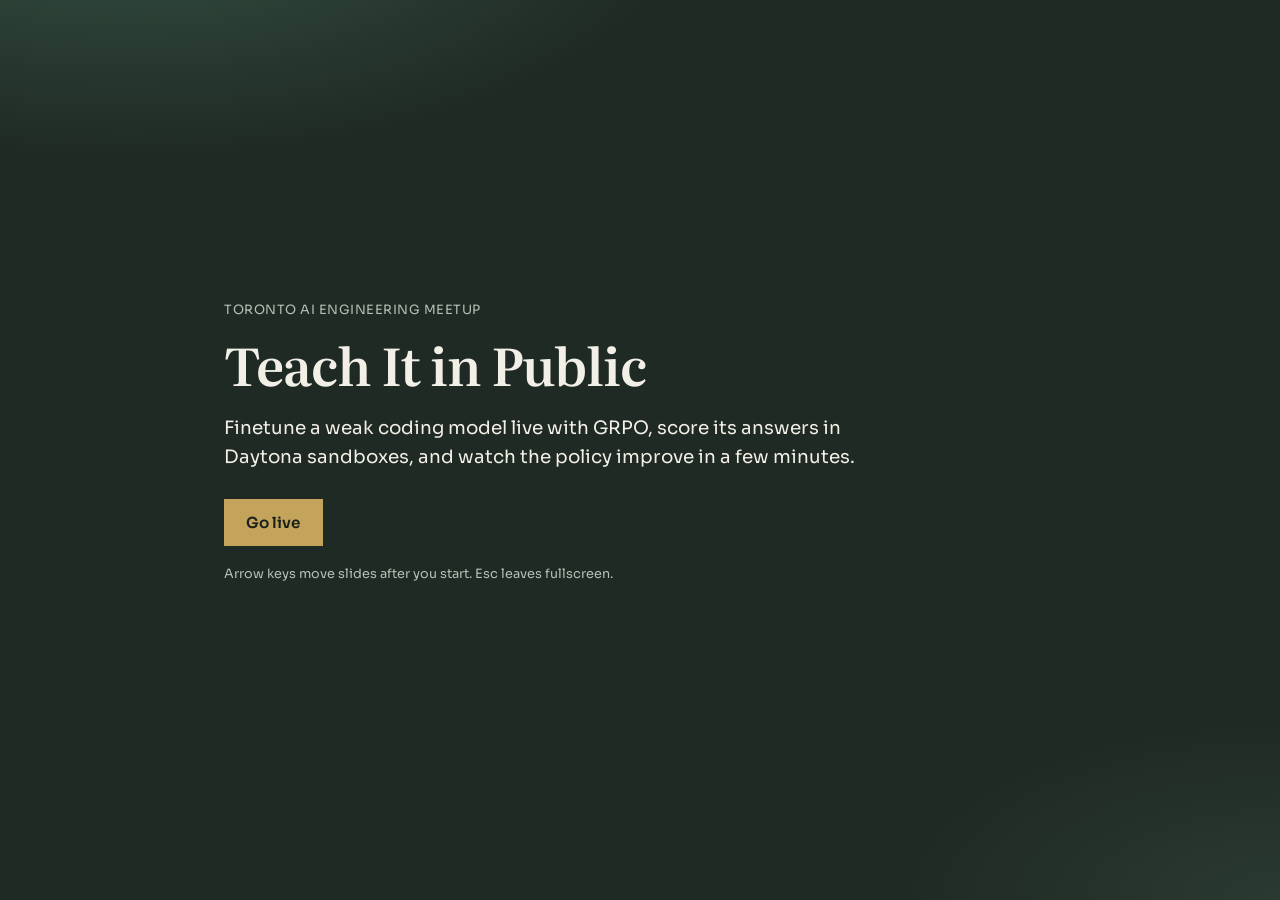
<file: talk/index.html>
<!doctype html>
<html lang="en">
  <head>
    <meta charset="utf-8" />
    <meta name="viewport" content="width=device-width, initial-scale=1" />
    <title>Teach It in Public</title>
    <link rel="preconnect" href="https://fonts.googleapis.com" />
    <link rel="preconnect" href="https://fonts.gstatic.com" crossorigin />
    <link
      href="https://fonts.googleapis.com/css2?family=Literata:opsz,wght@7..72,500;7..72,600&family=Sora:wght@400;500;600&display=swap"
      rel="stylesheet"
    />
    <link rel="stylesheet" href="styles.css" />
  </head>
  <body>
    <div class="stage" id="stage">
      <section class="cover active" id="cover" data-slide="cover">
        <p class="eyebrow">Toronto AI Engineering meetup</p>
        <h1>Teach It in Public</h1>
        <p class="lede">
          Finetune a weak coding model live with GRPO, score its answers in
          Daytona sandboxes, and watch the policy improve in a few minutes.
        </p>
        <button type="button" class="go-live" id="go-live">Go live</button>
        <p class="hint">Arrow keys move slides after you start. Esc leaves fullscreen.</p>
      </section>

      <section class="slide" data-slide="1" hidden>
        <h2>Finetuning does not need a research lab</h2>
        <p>
          In the next fifteen minutes we will teach a small language model to
          write better code for one puzzle. The trainer runs on a Daytona GPU
          sandbox. The graders are ordinary CPU sandboxes that execute unit tests.
        </p>
        <p>
          If you leave early, take this with you. You can own a real training
          loop on infrastructure you understand.
        </p>
      </section>

      <section class="slide" data-slide="2" hidden>
        <h2>Reinforcement learning is older than chatbots</h2>
        <p>
          Long before language models, agents learned by acting in an
          environment and receiving a score. Toronto has a deep streak of that
          research history, from games to control to the models we use today.
        </p>
        <p>
          Coding fits the same shape. The state is the unfinished program. The
          action is the next token. The environment is a sandbox that runs tests
          and returns a reward.
        </p>
      </section>

      <section class="slide term-slide" data-slide="3" hidden id="policy-slide">
        <p class="term-label">Policy</p>
        <p class="term-def">
          David Silver: a policy is the agent's behaviour. It is a map from state
          to action, often a distribution over actions given a state.
        </p>
        <p class="term-scope">
          In our demo the state is the text so far and each action is the next
          token. Click through to watch that distribution change after every sample.
        </p>
        <figure class="viz policy-viz" id="policy-viz">
          <p class="prompt-line" id="policy-prompt"></p>
          <div class="chart" id="policy-chart" role="img" aria-label="Next token probabilities"></div>
          <p class="policy-status" id="policy-status"></p>
          <figcaption id="policy-caption"></figcaption>
        </figure>
      </section>

      <section class="slide term-slide" data-slide="4" hidden>
        <p class="term-label">Rollout</p>
        <p class="term-def">
          In reinforcement learning a rollout is one full trajectory of actions
          in an environment, from a starting state until the episode ends.
        </p>
        <p class="term-scope">
          For us that means one complete code attempt. We sample token after
          token until the function is finished.
        </p>
        <figure class="viz">
          <div class="rollout-track" aria-hidden="true">
            <span class="roll-step soft">def</span>
            <span class="roll-arrow">→</span>
            <span class="roll-step soft">two_sum</span>
            <span class="roll-arrow">→</span>
            <span class="roll-step soft">(</span>
            <span class="roll-arrow">→</span>
            <span class="roll-step">seen</span>
            <span class="roll-arrow">→</span>
            <span class="roll-step">=</span>
            <span class="roll-arrow">→</span>
            <span class="roll-step">{}</span>
            <span class="roll-arrow">→</span>
            <span class="roll-step">…</span>
          </div>
          <pre class="code-card">def two_sum(nums, target):
    seen = {}
    for i, n in enumerate(nums):
        if target - n in seen:
            return [seen[target - n], i]
        seen[n] = i
    return []</pre>
          <figcaption>Each arrow is one action from the policy. The finished function is one rollout.</figcaption>
        </figure>
      </section>

      <section class="slide term-slide" data-slide="5" hidden>
        <p class="term-label">Reward</p>
        <p class="term-def">
          David Silver: a reward is a scalar feedback signal. It indicates how
          well the agent is doing at that step. The agent's job is to maximise
          cumulative reward.
        </p>
        <p class="term-scope">
          Our grader turns unit test results into that scalar. Tonight it is
          mostly the fraction of tests that pass.
        </p>
        <figure class="viz">
          <ul class="tests">
            <li class="pass"><span>test_basic_pair</span><b>pass</b></li>
            <li class="pass"><span>test_duplicates</span><b>pass</b></li>
            <li class="fail"><span>test_empty_input</span><b>fail</b></li>
            <li class="pass"><span>test_no_solution</span><b>pass</b></li>
            <li class="fail"><span>test_order_stable</span><b>fail</b></li>
            <li class="pass"><span>test_negatives</span><b>pass</b></li>
          </ul>
          <p class="reward-score">reward = 4 / 6 = <strong>0.67</strong></p>
          <figcaption>No gold answer text is required. The tests emit the reward signal.</figcaption>
        </figure>
      </section>

      <section class="slide term-slide" data-slide="6" hidden id="group-slide">
        <p class="term-label">Group</p>
        <p class="term-def">
          A group is a set of comparable attempts scored relative to each other
          instead of against a single labeled answer.
        </p>
        <p class="term-scope">
          In GRPO we sample several rollouts for the same prompt and reinforce
          the ones that beat the group mean.
        </p>
        <figure class="viz">
          <div class="group-grid">
            <article class="group-card above">
              <header>rollout A</header>
              <p>hash map</p>
              <div class="group-bar"><i style="--w: 90%"></i></div>
              <footer>r = 0.90</footer>
            </article>
            <article class="group-card above">
              <header>rollout B</header>
              <p>nested loops</p>
              <div class="group-bar"><i style="--w: 70%"></i></div>
              <footer>r = 0.70</footer>
            </article>
            <article class="group-card below">
              <header>rollout C</header>
              <p>sort + scan</p>
              <div class="group-bar"><i style="--w: 40%"></i></div>
              <footer>r = 0.40</footer>
            </article>
            <article class="group-card below">
              <header>rollout D</header>
              <p>broken index</p>
              <div class="group-bar"><i style="--w: 10%"></i></div>
              <footer>r = 0.10</footer>
            </article>
          </div>
          <p class="group-mean">group mean = 0.53 · above mean gets reinforced</p>
          <div class="probe">
            <p class="probe-q">What happens if all four responses are the same?</p>
            <ul class="probe-clues">
              <li>If every reward is 0.50, which answer looks better?</li>
              <li>Relative scoring needs a difference to push against.</li>
              <li>Think about what the update can learn when nothing stands out.</li>
            </ul>
            <button type="button" class="reveal-btn" id="group-reveal">Reveal</button>
            <p class="probe-answer" id="group-answer" hidden>
              Nothing stands out. Advantages collapse toward zero, so the update
              has almost no signal. Variety in the group is what makes GRPO move.
            </p>
          </div>
        </figure>
      </section>

      <section class="slide term-slide" data-slide="7" hidden>
        <p class="term-label">Update</p>
        <p class="term-def">
          An update changes the policy so future behaviour prefers actions that
          led to higher reward.
        </p>
        <p class="term-scope">
          We nudge the model weights so high scoring code becomes more likely the
          next time we sample.
        </p>
        <figure class="viz">
          <div class="update-compare">
            <div>
              <p class="mini-label">before</p>
              <div class="chart compact">
                <div class="chart-row"><span class="tok">hash</span><div class="chart-track"><i style="--h: 35%"></i></div></div>
                <div class="chart-row"><span class="tok">loop</span><div class="chart-track"><i style="--h: 40%"></i></div></div>
                <div class="chart-row"><span class="tok">sort</span><div class="chart-track"><i style="--h: 25%"></i></div></div>
              </div>
            </div>
            <p class="update-arrow" aria-hidden="true">⇒</p>
            <div>
              <p class="mini-label">after</p>
              <div class="chart compact">
                <div class="chart-row hot"><span class="tok">hash</span><div class="chart-track"><i style="--h: 62%"></i></div></div>
                <div class="chart-row"><span class="tok">loop</span><div class="chart-track"><i style="--h: 28%"></i></div></div>
                <div class="chart-row"><span class="tok">sort</span><div class="chart-track"><i style="--h: 10%"></i></div></div>
              </div>
            </div>
          </div>
          <figcaption>collect → reward → update. The bars shift toward what scored well.</figcaption>
        </figure>
      </section>

      <section class="slide wide" data-slide="8" hidden>
        <h2>Human GRPO with Two Sum</h2>
        <p>
          Four people take four approaches. Sketch on your laptop for about a
          minute. Volunteer to share screen or talk it through in thirty seconds.
          We score live on this slide.
        </p>
        <div class="approach-grid" id="approach-grid">
          <article class="approach" data-approach="0">
            <header>
              <span class="badge">A</span>
              <h3>Hash map</h3>
            </header>
            <p>One pass with a dictionary of seen values to indices.</p>
            <div class="score-row">
              <button type="button" class="score-btn" data-delta="-1" aria-label="Lower score">−</button>
              <strong class="score-value">0.0</strong>
              <button type="button" class="score-btn" data-delta="1" aria-label="Raise score">+</button>
            </div>
          </article>
          <article class="approach" data-approach="1">
            <header>
              <span class="badge">B</span>
              <h3>Nested loops</h3>
            </header>
            <p>Check every pair. Simple and usually correct. Slow on large inputs.</p>
            <div class="score-row">
              <button type="button" class="score-btn" data-delta="-1" aria-label="Lower score">−</button>
              <strong class="score-value">0.0</strong>
              <button type="button" class="score-btn" data-delta="1" aria-label="Raise score">+</button>
            </div>
          </article>
          <article class="approach" data-approach="2">
            <header>
              <span class="badge">C</span>
              <h3>Sort and two pointers</h3>
            </header>
            <p>Sort a copy then walk inward. Watch index mapping carefully.</p>
            <div class="score-row">
              <button type="button" class="score-btn" data-delta="-1" aria-label="Lower score">−</button>
              <strong class="score-value">0.0</strong>
              <button type="button" class="score-btn" data-delta="1" aria-label="Raise score">+</button>
            </div>
          </article>
          <article class="approach" data-approach="3">
            <header>
              <span class="badge">D</span>
              <h3>Clever or broken</h3>
            </header>
            <p>Xor tricks, mutating in place, or a wrong early return. Surprise us.</p>
            <div class="score-row">
              <button type="button" class="score-btn" data-delta="-1" aria-label="Lower score">−</button>
              <strong class="score-value">0.0</strong>
              <button type="button" class="score-btn" data-delta="1" aria-label="Raise score">+</button>
            </div>
          </article>
        </div>
        <p class="group-mean" id="human-mean">group mean = 0.00 · better than average gets reinforced</p>
      </section>

      <section class="slide" data-slide="9" hidden>
        <h2>Where Daytona sits in the stack</h2>
        <ul class="stack">
          <li>
            <strong>GPU sandbox</strong>
            <span>Loads the model, samples completions, and runs the GRPO weight update.</span>
          </li>
          <li>
            <strong>CPU sandboxes</strong>
            <span>Grade code in parallel. They never run the model. They only execute the test harness.</span>
          </li>
          <li>
            <strong>This laptop</strong>
            <span>Shows the story and starts the remote job.</span>
          </li>
        </ul>
        <p>
          If you want projects that go past a thin wrapper around a hosted chat
          API, you need infra that can isolate untrusted code and scale the
          graders. Sandboxes are the boring part that makes the interesting part
          safe.
        </p>
      </section>

      <section class="slide" data-slide="10" hidden>
        <h2>One use case of a wider primitive</h2>
        <p>
          Tonight we use Daytona sandboxes as parallel graders for GRPO. That is
          only one shape of the same idea. A sandbox is isolated compute you can
          spin up for work that should not share your laptop.
        </p>
        <ul class="stack">
          <li>
            <strong>Cursor Cloud Agents</strong>
            <span>Background coding agents can run inside Daytona sandboxes while you shut off your laptop. No more clamshelling.</span>
          </li>
          <li>
            <strong>Data and analytics jobs</strong>
            <span>Run notebooks, scrapers, or batch transforms without polluting a shared machine.</span>
          </li>
          <li>
            <strong>Long running experiments</strong>
            <span>Training loops, eval harnesses, and agent civilizations all need the same isolation layer.</span>
          </li>
        </ul>
      </section>

      <section class="slide" data-slide="11" hidden>
        <h2>What comes online before learning</h2>
        <ol class="bridge">
          <li>Daytona creates an ephemeral GPU sandbox for the trainer.</li>
          <li>We load a deliberately weak base policy so the starting point is honest.</li>
          <li>CPU graders warm up. Those sandboxes only run tests.</li>
          <li>A baseline eval uses the same checks we will use after training.</li>
          <li>Each tile in the grid is one rollout with a return from the grader.</li>
        </ol>
      </section>

      <section class="slide" data-slide="12" hidden>
        <h2>Watch the policy improve on Two Sum Plus</h2>
        <p>
          The live run starts from an untrained policy on Two Sum Plus. Each
          step collects a group of answers, scores them in parallel, and updates
          the weights. The finale compares before and after on the same unit tests.
        </p>
        <p>
          The model tries several answers. A grader scores them. Training nudges
          the policy toward the answers that scored better.
        </p>
      </section>

      <section class="slide" data-slide="13" hidden>
        <h2>What should stick</h2>
        <ol class="takeaways">
          <li>Try, grade, reinforce. You do not need an answer key for every sample.</li>
          <li>Sandboxes are safe parallel graders for coding rewards.</li>
          <li>Finetuning can be a few minutes of clear infra plus a reward you can explain in one sentence.</li>
          <li>Own the loop. Daytona is a reliable place to run the pieces that must stay isolated.</li>
        </ol>
        <p class="close-line">What questions do you have?</p>
      </section>

      <footer class="chrome" id="chrome" hidden>
        <button type="button" class="nav" id="prev" aria-label="Previous slide">←</button>
        <div class="progress">
          <span id="slide-label">1 / 13</span>
          <div class="bar" aria-hidden="true"><i id="bar-fill"></i></div>
          <span id="elapsed">0:00</span>
        </div>
        <button type="button" class="nav" id="next" aria-label="Next slide">→</button>
      </footer>
    </div>
    <script src="deck.js"></script>
  </body>
</html>
</file>
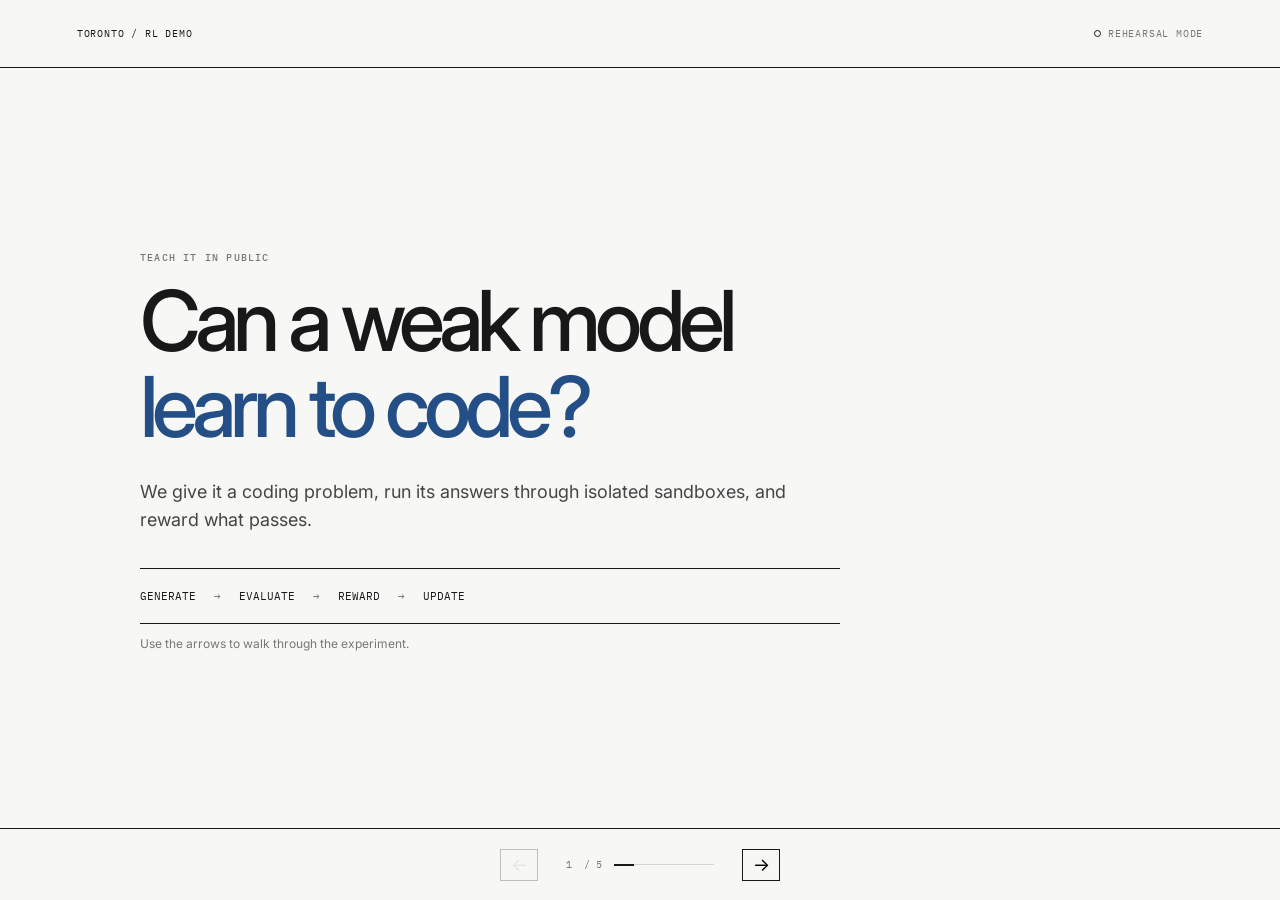
<file: ui/index.html>
<!doctype html>
<html lang="en">
  <head>
    <meta charset="utf-8" />
    <meta name="viewport" content="width=device-width, initial-scale=1" />
    <title>Toronto · Teach It in Public</title>
    <link rel="stylesheet" href="styles.css" />
  </head>
  <body>
    <main class="deck">
      <header class="deck-header">
        <span class="brand">TORONTO / RL DEMO</span>
        <span><i id="status-dot"></i><span id="connection-label">REHEARSAL MODE</span></span>
      </header>

      <section class="slides" aria-live="polite">
        <article class="slide active" data-slide="0">
          <p class="kicker">TEACH IT IN PUBLIC</p>
          <h1>Can a weak model<br><em>learn to code?</em></h1>
          <p class="lead">We give it a coding problem, run its answers through isolated sandboxes, and reward what passes.</p>
          <div class="equation"><span>GENERATE</span><b>→</b><span>EVALUATE</span><b>→</b><span>REWARD</span><b>→</b><span>UPDATE</span></div>
          <p class="quiet">Use the arrows to walk through the experiment.</p>
        </article>

        <article class="slide" data-slide="1">
          <p class="kicker">01 / THE TASK</p>
          <h2 id="task-title">Two Sum+</h2>
          <p class="lead" id="task-blurb">Find the lexicographically first pair that adds to a target, or return an empty list.</p>
          <div class="task-layout">
            <div class="paper-code"><span>task_prompt.py</span><pre id="prompt-code">def two_sum(nums, target):
    """Return the first valid pair, or []."""
    # the model completes this function</pre></div>
            <div class="task-rules"><p class="kicker">WHAT COUNTS</p><p>Correct output</p><p>Edge cases</p><p>No cheating</p><button class="button" id="lock-task">Lock Two Sum+</button><select id="task-select" aria-label="Choose task"><option value="two_sum_plus">Two Sum+</option><option value="safe_parser">Safe Parser</option><option value="fizzbuzz_plus">FizzBuzz+</option></select></div>
          </div>
        </article>

        <article class="slide" data-slide="2">
          <p class="kicker">02 / BEFORE TRAINING</p>
          <h2>Start with the base model</h2>
          <p class="lead">We sample several answers before changing the weights. Each square is one isolated CPU sandbox.</p>
          <div class="metric-row"><div><span class="kicker">BASELINE PASS RATE</span><strong id="before-rate">—</strong></div><button class="button dark" id="baseline">Run baseline</button></div>
          <div class="run-status" aria-live="polite"><span id="live-status">Waiting to start</span><span id="live-elapsed">0:00</span><div class="run-progress"><i id="live-progress"></i></div></div>
          <div class="sandbox-grid" id="sandbox-grid"></div>
          <p class="caption" id="grid-caption">No completions evaluated yet.</p>
          <span id="grid-count" class="hidden">0</span><span id="pool-status" class="hidden">16 READY</span>
        </article>

        <article class="slide" data-slide="3">
          <p class="kicker">03 / THE LEARNING LOOP</p>
          <h2>Reward lift, live</h2>
          <div class="chart-wrap chart-main"><div class="chart-title"><span>PASS RATE BY STEP</span><span id="phase-label">IDLE</span></div><svg id="reward-chart" viewBox="0 0 440 250"><path class="chart-gridline" d="M42 20H430 M42 125H430 M42 230H430"/><path id="curve-area" class="curve-area" d="M42 230H430V230H42Z"/><path id="curve-line" class="curve-line" d="M42 230H430"/><g id="curve-points"></g><text x="5" y="24">100%</text><text x="12" y="129">50%</text><text x="23" y="234">0%</text><text x="42" y="248">start</text><text x="400" y="248">holdout</text></svg></div>
          <span id="current-rate" class="hidden">—</span><div class="run-dashboard" aria-live="polite"><div class="dashboard-head"><span id="train-status">Ready to train</span><span id="train-elapsed">0:00</span></div><div class="dashboard-metrics"><div><span>STEP</span><strong id="train-step">0 / 4</strong></div><div><span>MEAN REWARD</span><strong id="train-reward">—</strong></div><div><span>PASS RATE</span><strong id="train-pass-rate">—</strong></div></div><div class="event-log hidden" id="training-log">Waiting for a training run.</div></div>
          <span id="step-number" class="hidden">0 / 4</span><span id="mean-reward" class="hidden">—</span><span id="runtime" class="hidden">0s</span><button class="button dark train-button" id="train">Train 4 steps</button><button id="stop" class="button danger hidden" disabled>Stop</button>
        </article>

        <article class="slide" data-slide="4">
          <p class="kicker">04 / AFTER TRAINING</p>
          <h2>Did it learn?</h2>
          <div class="result"><div><span class="kicker">BASELINE</span><strong id="result-before">—</strong></div><span class="result-arrow">→</span><div><span class="kicker">SELECTED HOLDOUT</span><strong id="after-rate">—</strong></div></div>
          <p class="lead result-copy">The model is not judged by what it says. It is judged by whether its code passes tests it has not seen.</p>
          <div class="paper-code best"><span>best_completion.py</span><pre id="best-code">The best completion will appear here.</pre><footer><span id="best-score">No reward yet</span><span id="best-step">—</span></footer></div>
          <button class="button" id="ghost">Replay rehearsal</button><p class="quiet">If the network fails, the recorded run keeps the story moving.</p>
        </article>
      </section>

      <footer class="deck-nav"><button class="nav-button" id="previous" aria-label="Previous slide">←</button><div class="progress"><span id="slide-number">1</span> / 5 <div class="progress-line"><i id="progress-line"></i></div></div><button class="nav-button" id="next" aria-label="Next slide">→</button></footer>
      <div class="toast" id="toast" role="status"></div>
    </main>
    <script src="app.js"></script>
  </body>
</html>
</file>
<file: talk/styles.css>
:root {
  --bg: #1f2a24;
  --bg-2: #27352d;
  --ink: #f2efe6;
  --muted: #b7c0b4;
  --line: #3d4f44;
  --accent: #c4a35a;
  --accent-soft: rgba(196, 163, 90, 0.16);
  --focus: #7ea68a;
  --good: #7ea68a;
  --bad: #c47a6a;
}

* {
  box-sizing: border-box;
}

html,
body {
  margin: 0;
  min-height: 100%;
  background: var(--bg);
  color: var(--ink);
  font-family: Sora, "Segoe UI", sans-serif;
}

body {
  background:
    radial-gradient(ellipse 80% 50% at 10% -10%, #355043 0%, transparent 55%),
    radial-gradient(ellipse 60% 40% at 100% 100%, #2a3a31 0%, transparent 50%),
    var(--bg);
}

.stage {
  min-height: 100vh;
  display: flex;
  flex-direction: column;
  padding: clamp(1.25rem, 3vw, 2.5rem);
}

.cover,
.slide {
  flex: 1;
  display: none;
  flex-direction: column;
  justify-content: center;
  max-width: 52rem;
  margin: 0 auto;
  width: 100%;
  animation: rise 0.28s ease;
}

.slide.wide,
.slide.term-slide {
  max-width: 58rem;
}

.cover.active,
.slide:not([hidden]) {
  display: flex;
}

@keyframes rise {
  from {
    opacity: 0;
    transform: translateY(0.4rem);
  }
  to {
    opacity: 1;
    transform: none;
  }
}

.eyebrow,
.hint,
.mini-label,
.term-label {
  margin: 0 0 1rem;
  color: var(--muted);
  font-size: 0.8rem;
  letter-spacing: 0.04em;
  text-transform: uppercase;
}

.term-label {
  color: var(--accent);
  font-family: Literata, Georgia, serif;
  font-size: clamp(2.4rem, 6vw, 4rem);
  font-weight: 600;
  letter-spacing: -0.03em;
  text-transform: none;
  line-height: 1;
  margin-bottom: 0.75rem;
}

.cover h1,
.slide h2 {
  font-family: Literata, Georgia, serif;
  font-weight: 600;
  line-height: 1.15;
  letter-spacing: -0.02em;
  margin: 0 0 1.25rem;
}

.cover h1 {
  font-size: clamp(2rem, 4.5vw, 3.25rem);
  max-width: 14ch;
}

.slide h2 {
  font-size: clamp(1.6rem, 3.2vw, 2.35rem);
  max-width: 24ch;
}

.lede,
.slide p,
.term-def,
.stack span,
.bridge li,
.takeaways li,
.approach p,
figcaption {
  margin: 0 0 1rem;
  color: var(--ink);
  font-size: clamp(1rem, 1.6vw, 1.15rem);
  line-height: 1.55;
  font-weight: 400;
  max-width: 42rem;
}

.term-def {
  max-width: 42rem;
  color: var(--ink);
  margin-bottom: 0.55rem;
}

.term-scope {
  max-width: 42rem;
  color: var(--muted);
  margin: 0 0 1.35rem;
  font-size: clamp(0.95rem, 1.45vw, 1.05rem);
  line-height: 1.55;
}

.policy-status {
  margin: 0.85rem 0 0;
  color: var(--accent);
  font-size: 0.95rem;
  max-width: none;
}

.chart-row.picked .tok,
.chart-row.picked .pct {
  color: var(--accent);
}

.chart-row.picked .chart-track {
  border-color: var(--accent);
}

.chart-row.picked .chart-track i {
  background: linear-gradient(90deg, #6f9a78, var(--focus));
}

.probe {
  margin-top: 1rem;
  padding-top: 0.85rem;
  border-top: 1px solid var(--line);
}

.probe-q {
  margin: 0 0 0.55rem;
  font-family: Literata, Georgia, serif;
  font-size: 1.15rem;
  max-width: none;
}

.probe-clues {
  margin: 0 0 0.85rem;
  padding-left: 1.1rem;
  color: var(--muted);
  font-size: 0.92rem;
  line-height: 1.45;
}

.probe-clues li {
  margin-bottom: 0.35rem;
}

.reveal-btn {
  border: 1px solid var(--accent);
  background: transparent;
  color: var(--accent);
  padding: 0.45rem 0.8rem;
  cursor: pointer;
  font: 500 0.85rem Sora, sans-serif;
}

.reveal-btn:hover {
  background: var(--accent-soft);
}

.probe-answer {
  margin: 0.75rem 0 0;
  padding: 0.75rem 0.9rem;
  background: rgba(126, 166, 138, 0.14);
  border-left: 3px solid var(--good);
  max-width: none;
}


figcaption {
  color: var(--muted);
  font-size: 0.92rem;
  margin-top: 0.85rem;
  margin-bottom: 0;
}

.go-live {
  align-self: flex-start;
  margin-top: 0.75rem;
  border: 0;
  background: var(--accent);
  color: #1a211c;
  padding: 0.85rem 1.4rem;
  font: 600 0.95rem Sora, sans-serif;
  cursor: pointer;
  transition: transform 0.15s ease, box-shadow 0.15s ease;
}

.go-live:hover {
  transform: translateY(-1px);
  box-shadow: 0 10px 24px rgba(0, 0, 0, 0.28);
}

.go-live:focus-visible {
  outline: 2px solid var(--focus);
  outline-offset: 3px;
}

.hint {
  margin-top: 1.25rem;
  text-transform: none;
  letter-spacing: 0;
}

.viz {
  margin: 0;
  padding: 1rem 1.15rem 1.15rem;
  background: rgba(0, 0, 0, 0.18);
  border: 1px solid var(--line);
}

.prompt-line {
  margin: 0 0 1rem;
  font-family: ui-monospace, "SF Mono", Menlo, monospace;
  font-size: 0.95rem;
  color: var(--ink);
  max-width: none;
}

.cursor {
  color: var(--accent);
  animation: blink 1.1s steps(1) infinite;
}

@keyframes blink {
  50% {
    opacity: 0;
  }
}

.chart {
  display: grid;
  gap: 0.55rem;
}

.chart-row {
  display: grid;
  grid-template-columns: 4.5rem 1fr 2.5rem;
  gap: 0.65rem;
  align-items: center;
}

.chart.compact .chart-row {
  grid-template-columns: 3.5rem 1fr;
}

.tok {
  font-family: ui-monospace, "SF Mono", Menlo, monospace;
  font-size: 0.85rem;
  color: var(--muted);
}

.chart-track {
  height: 1.35rem;
  background: rgba(255, 255, 255, 0.06);
  border: 1px solid var(--line);
}

.chart-track i {
  display: block;
  height: 100%;
  width: var(--h);
  background: linear-gradient(90deg, #8f7340, var(--accent));
}

.chart-row.hot .chart-track i {
  background: linear-gradient(90deg, #6f9a78, var(--focus));
}

.pct {
  font-family: ui-monospace, "SF Mono", Menlo, monospace;
  font-size: 0.8rem;
  color: var(--muted);
  text-align: right;
}

.rollout-track {
  display: flex;
  flex-wrap: wrap;
  gap: 0.35rem;
  align-items: center;
  margin-bottom: 1rem;
}

.roll-step {
  padding: 0.35rem 0.55rem;
  border: 1px solid var(--accent);
  background: var(--accent-soft);
  font-family: ui-monospace, "SF Mono", Menlo, monospace;
  font-size: 0.82rem;
}

.roll-step.soft {
  border-color: var(--line);
  background: transparent;
  color: var(--muted);
}

.roll-arrow {
  color: var(--muted);
  font-size: 0.85rem;
}

.code-card {
  margin: 0;
  padding: 0.9rem 1rem;
  background: #18201b;
  border: 1px solid var(--line);
  font: 0.85rem/1.55 ui-monospace, "SF Mono", Menlo, monospace;
  white-space: pre-wrap;
  overflow: auto;
}

.tests {
  list-style: none;
  margin: 0 0 1rem;
  padding: 0;
  display: grid;
  gap: 0.4rem;
}

.tests li {
  display: flex;
  justify-content: space-between;
  gap: 1rem;
  padding: 0.55rem 0.75rem;
  border: 1px solid var(--line);
  font-family: ui-monospace, "SF Mono", Menlo, monospace;
  font-size: 0.85rem;
}

.tests .pass {
  border-left: 3px solid var(--good);
}

.tests .fail {
  border-left: 3px solid var(--bad);
  color: var(--muted);
}

.tests b {
  font-weight: 500;
  text-transform: uppercase;
  letter-spacing: 0.04em;
  font-size: 0.72rem;
}

.tests .pass b {
  color: var(--good);
}

.tests .fail b {
  color: var(--bad);
}

.reward-score {
  margin: 0;
  font-family: Literata, Georgia, serif;
  font-size: 1.35rem;
  max-width: none;
}

.reward-score strong {
  color: var(--accent);
}

.group-grid,
.approach-grid {
  display: grid;
  grid-template-columns: repeat(2, minmax(0, 1fr));
  gap: 0.75rem;
  margin-bottom: 0.85rem;
}

.group-card,
.approach {
  margin: 0;
  padding: 0.85rem 0.95rem;
  border: 1px solid var(--line);
  background: rgba(0, 0, 0, 0.16);
}

.group-card.above {
  border-color: var(--good);
}

.group-card.below {
  border-color: var(--line);
  opacity: 0.85;
}

.group-card header,
.approach header {
  display: flex;
  align-items: center;
  gap: 0.55rem;
  margin-bottom: 0.4rem;
  color: var(--muted);
  font-size: 0.75rem;
  letter-spacing: 0.04em;
  text-transform: uppercase;
}

.group-card p,
.approach p {
  margin: 0 0 0.7rem;
  font-size: 0.95rem;
  max-width: none;
}

.group-bar {
  height: 0.55rem;
  background: rgba(255, 255, 255, 0.06);
  border: 1px solid var(--line);
  margin-bottom: 0.55rem;
}

.group-bar i {
  display: block;
  height: 100%;
  width: var(--w);
  background: var(--accent);
}

.group-card.above .group-bar i {
  background: var(--good);
}

.group-card footer {
  font-family: ui-monospace, "SF Mono", Menlo, monospace;
  font-size: 0.8rem;
  color: var(--muted);
}

.group-mean {
  margin: 0.25rem 0 0;
  color: var(--accent);
  font-size: 0.95rem;
  max-width: none;
}

.update-compare {
  display: grid;
  grid-template-columns: 1fr auto 1fr;
  gap: 1rem;
  align-items: center;
}

.update-arrow {
  margin: 0;
  font-size: 1.8rem;
  color: var(--accent);
  max-width: none;
}

.approach.above {
  border-color: var(--good);
}

.approach.below {
  border-color: var(--bad);
}

  align-items: center;
  justify-content: center;
  width: 1.4rem;
  height: 1.4rem;
  border: 1px solid var(--accent);
  color: var(--accent);
  font-size: 0.75rem;
}

.approach h3 {
  margin: 0;
  font-family: Literata, Georgia, serif;
  font-size: 1.15rem;
  font-weight: 600;
  text-transform: none;
  letter-spacing: 0;
  color: var(--ink);
}

.score-row {
  display: flex;
  align-items: center;
  gap: 0.55rem;
}

.score-btn {
  width: 2rem;
  height: 2rem;
  border: 1px solid var(--line);
  background: transparent;
  color: var(--ink);
  cursor: pointer;
  font-size: 1.1rem;
}

.score-btn:hover {
  border-color: var(--accent);
  color: var(--accent);
}

.score-value {
  min-width: 2.5rem;
  text-align: center;
  font-family: ui-monospace, "SF Mono", Menlo, monospace;
  font-size: 1.05rem;
  color: var(--accent);
}

.stack,
.bridge,
.takeaways {
  margin: 0 0 1.25rem;
  padding: 0;
  list-style: none;
  display: grid;
  gap: 0.9rem;
}

.stack li,
.bridge li,
.takeaways li {
  margin: 0;
  padding: 0.85rem 1rem;
  background: var(--accent-soft);
  border-left: 3px solid var(--accent);
}

.stack strong {
  display: block;
  margin-bottom: 0.25rem;
  font-size: 0.95rem;
  color: var(--accent);
}

.bridge {
  counter-reset: bridge;
}

.bridge li {
  counter-increment: bridge;
  padding-left: 2.5rem;
  position: relative;
}

.bridge li::before {
  content: counter(bridge);
  position: absolute;
  left: 0.85rem;
  top: 0.85rem;
  color: var(--accent);
  font-weight: 600;
}

.takeaways {
  counter-reset: take;
}

.takeaways li {
  counter-increment: take;
  padding-left: 2.5rem;
  position: relative;
}

.takeaways li::before {
  content: counter(take);
  position: absolute;
  left: 0.85rem;
  top: 0.85rem;
  color: var(--accent);
  font-weight: 600;
}

.close-line {
  margin-top: 0.5rem;
  padding: 0.75rem 1rem;
  background: rgba(126, 166, 138, 0.14);
  border: 1px solid var(--line);
  color: var(--ink);
}

.chrome {
  display: flex;
  align-items: center;
  justify-content: center;
  gap: 1.25rem;
  margin-top: auto;
  padding-top: 1.5rem;
}

.chrome[hidden] {
  display: none;
}

.nav {
  width: 2.5rem;
  height: 2.25rem;
  border: 1px solid var(--line);
  background: transparent;
  color: var(--ink);
  cursor: pointer;
  font-size: 1.1rem;
}

.nav:disabled {
  opacity: 0.35;
  cursor: default;
}

.nav:focus-visible,
.score-btn:focus-visible {
  outline: 2px solid var(--focus);
  outline-offset: 2px;
}

.progress {
  display: flex;
  align-items: center;
  gap: 0.75rem;
  color: var(--muted);
  font-size: 0.78rem;
  letter-spacing: 0.03em;
}

.bar {
  width: 7rem;
  height: 2px;
  background: var(--line);
}

.bar i {
  display: block;
  height: 100%;
  width: 12.5%;
  background: var(--accent);
  transition: width 0.2s ease;
}

@media (max-width: 720px) {
  .group-grid,
  .approach-grid,
  .update-compare {
    grid-template-columns: 1fr;
  }

  .update-arrow {
    transform: rotate(90deg);
    text-align: center;
  }

  .cover h1 {
    max-width: none;
  }
}
</file>
<file: ui/styles.css>
@import url('https://fonts.googleapis.com/css2?family=IBM+Plex+Mono:wght@400;500&family=Inter:wght@400;500;600&display=swap');
:root { --paper:#f7f7f5; --ink:#181818; --muted:#777; --rule:#d7d7d2; --blue:#234f86; --red:#a43d34; --green:#28694b; }
* { box-sizing:border-box; } body { margin:0; background:#e8e8e5; color:var(--ink); font-family:Inter,Arial,sans-serif; } button,select { font:inherit; }
.deck { width:min(1280px,100%); min-height:100vh; margin:auto; background:var(--paper); display:flex; flex-direction:column; }.deck-header { height:68px; border-bottom:1px solid var(--ink); padding:0 6%; display:flex; align-items:center; justify-content:space-between; font:10px "IBM Plex Mono",monospace; letter-spacing:.08em; color:var(--muted); }.brand { color:var(--ink); }.deck-header i { display:inline-block; width:7px; height:7px; border-radius:50%; border:1px solid var(--ink); margin-right:7px; }
.slides { flex:1; display:flex; padding:6vh 10% 4vh; }.slide { display:none; width:100%; max-width:1000px; margin:auto; animation:appear .25s ease; }.slide.active { display:block; } @keyframes appear { from { opacity:0; transform:translateY(5px); } to { opacity:1; transform:none; } }.kicker { margin:0 0 14px; color:var(--muted); font:500 10px "IBM Plex Mono",monospace; letter-spacing:.12em; }.slide h1 { font-size:clamp(42px,7vw,84px); line-height:1.02; letter-spacing:-.07em; font-weight:500; margin:0 0 28px; }.slide h1 em { color:var(--blue); font-style:normal; }.slide h2 { font-size:clamp(30px,4vw,52px); line-height:1.05; letter-spacing:-.06em; font-weight:500; margin:0 0 20px; }.lead { max-width:650px; font-size:18px; line-height:1.55; color:#454545; margin:0 0 34px; }.quiet,.caption { color:var(--muted); font-size:12px; }.equation { border-top:1px solid var(--ink); border-bottom:1px solid var(--ink); padding:20px 0; display:flex; gap:18px; align-items:center; width:min(700px,100%); font:11px "IBM Plex Mono",monospace; }.equation b { color:var(--muted); font-weight:400; }.task-layout,.loop-layout { display:grid; grid-template-columns:1.4fr .8fr; gap:48px; align-items:start; }.paper-code { border:1px solid var(--rule); background:#fff; }.paper-code>span { display:block; border-bottom:1px solid var(--rule); padding:10px 13px; color:var(--muted); font:10px "IBM Plex Mono",monospace; }.paper-code pre { margin:0; padding:20px; min-height:160px; white-space:pre-wrap; font:13px/1.7 "IBM Plex Mono",monospace; }.task-rules { border-top:2px solid var(--ink); padding-top:11px; font-size:14px; }.task-rules p:not(.kicker) { border-bottom:1px solid var(--rule); padding:10px 0; margin:0; }.task-rules select { width:100%; border:1px solid var(--rule); background:#fff; padding:10px; margin-top:18px; }.button { border:1px solid var(--ink); background:transparent; color:var(--ink); padding:10px 15px; cursor:pointer; font-size:12px; }.button:hover:not(:disabled) { background:#ededeb; }.button.dark { color:#fff; background:var(--ink); }.button.danger { color:var(--red); border-color:var(--red); }.button:disabled { opacity:.4; cursor:not-allowed; }
.metric-row { border-top:2px solid var(--ink); border-bottom:1px solid var(--rule); padding:20px 0; display:flex; align-items:end; justify-content:space-between; margin-bottom:28px; }.metric-row strong,.result strong { display:block; font-size:64px; line-height:1; font-weight:500; letter-spacing:-.08em; margin-top:8px; }.sandbox-grid { display:grid; grid-template-columns:repeat(8,1fr); gap:7px; max-width:760px; }.tile { aspect-ratio:1; border:1px solid var(--rule); background:#fff; position:relative; }.tile::after { content:""; position:absolute; inset:38%; background:#bbb; }.tile.pass { background:var(--green); border-color:var(--green); }.tile.pass::after { background:#fff; }.tile.partial { background:#e9e2c8; border-color:#9a7d37; }.tile.partial::after { background:#9a7d37; }.tile.fail { background:var(--red-soft,#f1e3e0); border-color:var(--red); }.tile.fail::after { background:var(--red); }
.run-status { display:grid; grid-template-columns:1fr auto; gap:7px 15px; margin:-12px 0 22px; color:var(--muted); font:10px "IBM Plex Mono",monospace; }.run-progress { grid-column:1 / -1; height:3px; background:var(--rule); overflow:hidden; }.run-progress i { display:block; width:35%; height:100%; background:var(--blue); transform:translateX(-100%); }.run-status.running .run-progress i { animation:run-progress 1.6s ease-in-out infinite; } @keyframes run-progress { to { transform:translateX(380%); } }.tile.running { background:#e1e8f0; border-color:var(--blue); animation:tile-pulse 1.3s ease-in-out infinite; }.tile.running::after { background:var(--blue); } @keyframes tile-pulse { 50% { opacity:.45; } }
.loop-copy { font-size:18px; line-height:1.55; color:#444; }.mini-stat { border-top:1px solid var(--rule); margin-top:25px; padding:12px 0; display:flex; justify-content:space-between; }.mini-stat span,.chart-title { color:var(--muted); font:10px "IBM Plex Mono",monospace; }.mini-stat strong { font:14px "IBM Plex Mono",monospace; }.chart-wrap { border-top:2px solid var(--ink); padding-top:12px; }.chart-title { display:flex; justify-content:space-between; }.chart-wrap svg { width:100%; height:300px; overflow:visible; }.chart-wrap text { fill:var(--muted); font:10px "IBM Plex Mono",monospace; }.chart-gridline { stroke:var(--rule); stroke-dasharray:2 4; }.curve-area { fill:#e1e8f0; }.curve-line { fill:none; stroke:var(--blue); stroke-width:2; }.curve-point { fill:var(--paper); stroke:var(--blue); stroke-width:2; }.train-button { margin-top:25px; }.operator { margin-top:25px; border-top:1px solid var(--rule); padding-top:12px; }.operator summary { cursor:pointer; font:10px "IBM Plex Mono",monospace; color:var(--muted); }.operator label { display:flex; justify-content:space-between; border-bottom:1px solid var(--rule); padding:10px 0; font-size:12px; }.text-button { display:block; margin-top:10px; border:0; background:none; color:var(--blue); cursor:pointer; font:11px "IBM Plex Mono",monospace; }
.run-dashboard { margin-top:22px; border-top:2px solid var(--ink); border-bottom:1px solid var(--rule); padding:12px 0; font:10px "IBM Plex Mono",monospace; }.dashboard-head { display:flex; justify-content:space-between; color:var(--muted); }.dashboard-metrics { display:grid; grid-template-columns:repeat(3,1fr); gap:12px; margin:14px 0; }.dashboard-metrics div { border-left:2px solid var(--rule); padding-left:10px; }.dashboard-metrics span { color:var(--muted); }.dashboard-metrics strong { display:block; margin-top:6px; font-size:18px; font-weight:500; }.event-log { min-height:30px; color:var(--muted); line-height:1.7; white-space:pre-wrap; }
.chart-main { max-width:100%; }.chart-main svg { height:min(48vh,460px); min-height:300px; }
.result { display:flex; align-items:end; gap:30px; border-top:2px solid var(--ink); border-bottom:1px solid var(--rule); padding:25px 0 28px; margin-bottom:28px; }.result-arrow { color:var(--muted); font-size:30px; padding-bottom:6px; }.result-copy { max-width:560px; }.best { max-width:760px; margin:25px 0; }.best pre { min-height:160px; }.best footer { border-top:1px solid var(--rule); padding:9px 13px; display:flex; justify-content:space-between; color:var(--muted); font:10px "IBM Plex Mono",monospace; }
.deck-nav { border-top:1px solid var(--ink); height:72px; display:flex; align-items:center; justify-content:center; gap:28px; }.nav-button { width:38px; height:32px; border:1px solid var(--ink); background:transparent; cursor:pointer; font-size:18px; }.nav-button:disabled { opacity:.25; cursor:default; }.progress { display:flex; align-items:center; gap:12px; color:var(--muted); font:10px "IBM Plex Mono",monospace; }.progress-line { width:100px; height:1px; background:var(--rule); }.progress-line i { display:block; height:2px; background:var(--ink); width:20%; transition:width .2s; }.toast { position:fixed; bottom:90px; left:50%; transform:translate(-50%,12px); opacity:0; background:var(--ink); color:#fff; padding:10px 14px; font:11px "IBM Plex Mono",monospace; transition:.2s; }.toast.show { opacity:1; transform:translate(-50%,0); }.hidden { display:none; }
@media (max-width:700px) { .slides { padding:40px 24px 25px; }.task-layout,.loop-layout { grid-template-columns:1fr; gap:25px; }.sandbox-grid { grid-template-columns:repeat(4,1fr); }.metric-row { align-items:start; flex-direction:column; gap:20px; }.result { gap:15px; }.result strong,.metric-row strong { font-size:48px; }.equation { flex-wrap:wrap; gap:10px; }.topbar { padding:0 20px; } }
</file>
